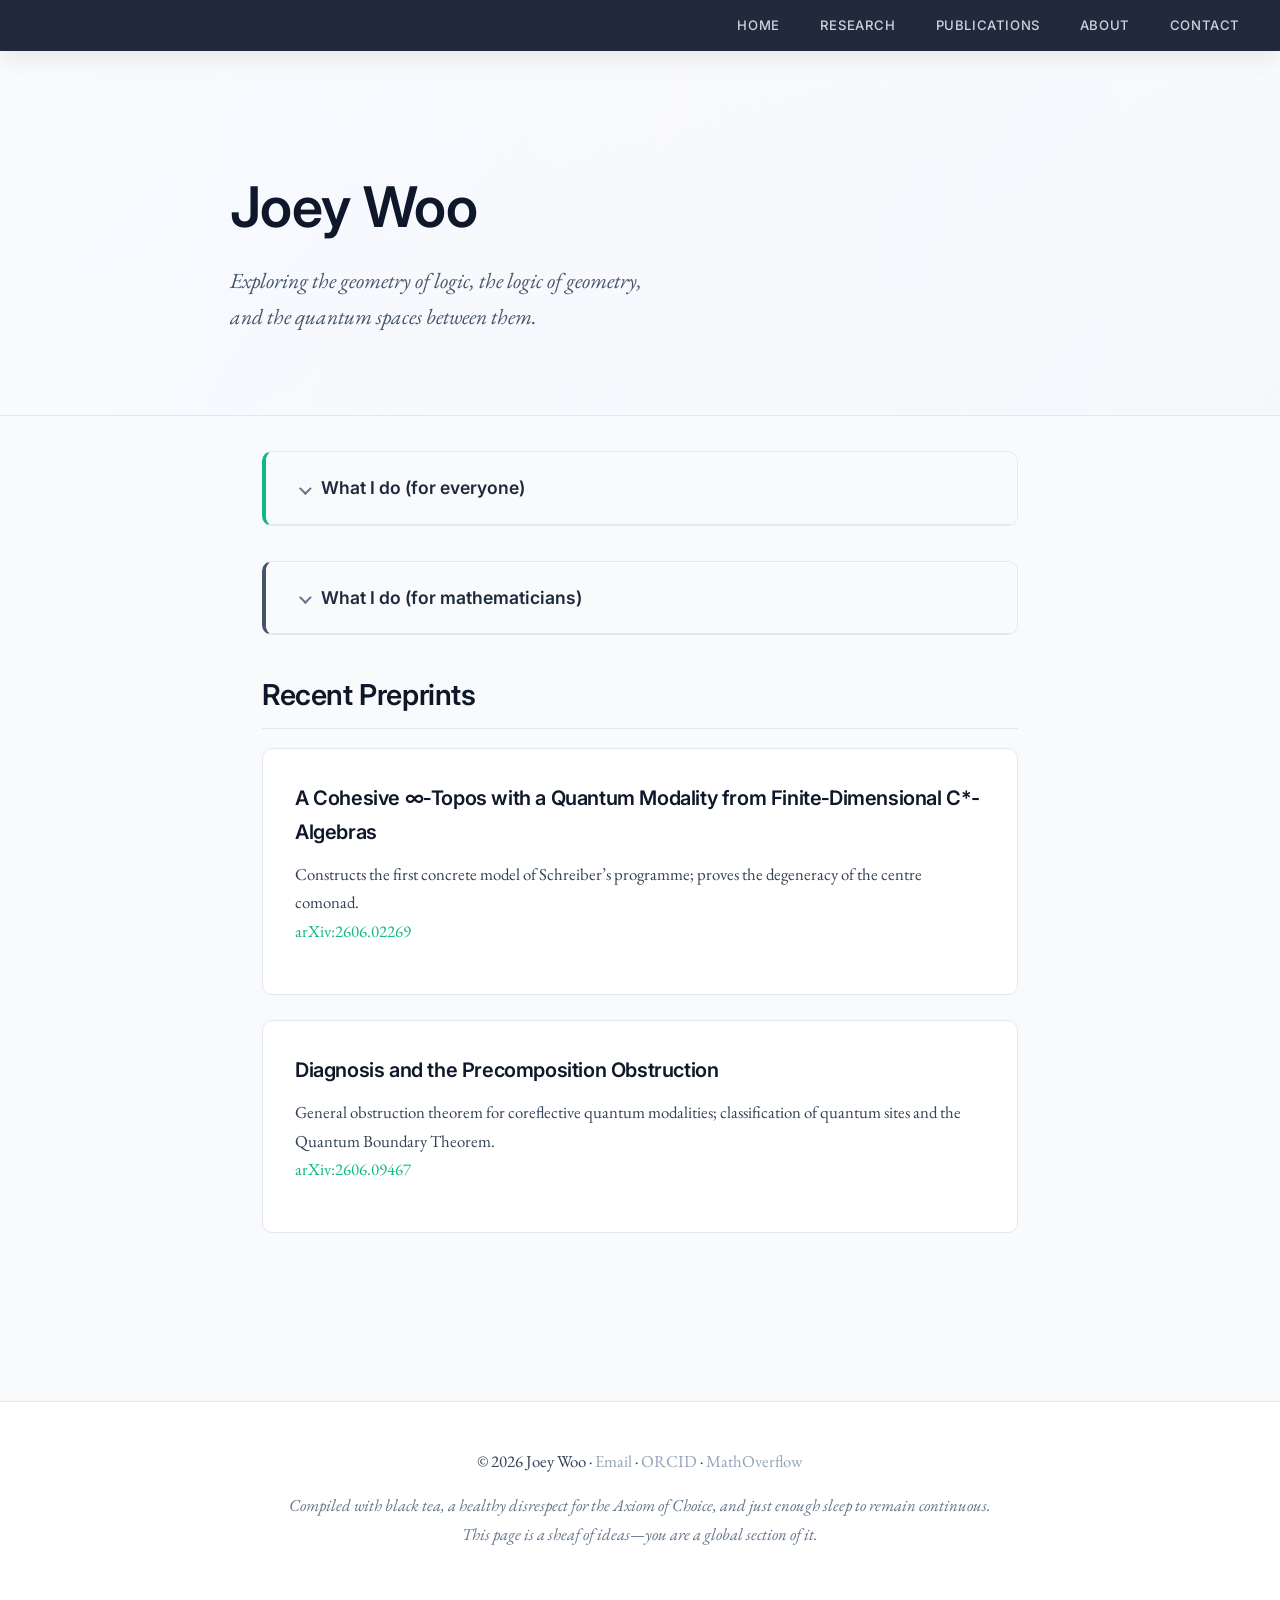
<file: index.html>
<!DOCTYPE html>
<html lang="en">
<head><meta name="viewport" content="width=device-width, initial-scale=1.0"> <meta name="google-site-verification" content="-gu3NFsRhLgN4wervJXu0iI68wFNmFRY9myqKUGmu70" />
    <meta charset="UTF-8"><meta name="msvalidate.01" content="167EE4CCC13842DCCAC25BFC9635D161" />
    <meta name="viewport" content="width=device-width, initial-scale=1.0">
    <meta name="description" content="Joey Woo — research in category theory and quantum foundations; papers, preprints, and contact information." />
    <meta name="google-site-verification" content="-gu3NFsRhLgN4wervJXu0iI68wFNmFRY9myqKUGmu70" />
    <title>Joey Woo · Mathematics</title>
    <link rel="stylesheet" href="style.css">
    <link rel="preconnect" href="https://fonts.googleapis.com">
    <link rel="preconnect" href="https://fonts.gstatic.com" crossorigin>
    <link href="https://fonts.googleapis.com/css2?family=EB+Garamond:ital,wght@0,400;0,600;1,400&family=Inter:wght@400;500;600&display=swap" rel="stylesheet">
</head>
     <script src="https://<s202101185-cell>.github.io/analytics-dashboard/tracker.js" defer></script>
<body>
    <nav>
        <a href="index.html">Home</a> 
        <a href="research.html">Research</a>
        <a href="publications.html">Publications</a>
        <a href="about.html">About</a>
        <a href="contact.html">Contact</a>
    </nav>

    <header class="hero">
        <div class="hero-content fade-in">
            <div class="hero-text">
                <h1>Joey Woo</h1>
                <p>Exploring the geometry of logic, the logic of geometry,<br>and the quantum spaces between them.</p>
            </div>
        </div>
    </header>

    <main class="container fade-in">

        <details class="explain explain-plain">
            <summary class="explain-summary">What I do (for everyone)</summary>
            <div class="explain-content">
                <p>
                    I study how the laws of physics and the rules of logic fit together.
                    Imagine a robot that learns from experience. If its “brain” contains both ordinary numbers (like distances) and quantum bits,
                    you run into a problem: the smooth world of geometry and the strange world of quantum mechanics don’t get along.
                    My work creates new mathematical environments where these two worlds can live side by side.
                    This could one day help us build artificial intelligence that is both powerful and completely transparent—you can see exactly why it made a decision.
                </p>
            </div>
        </details>

        <details class="explain explain-technical">
            <summary class="explain-summary">What I do (for mathematicians)</summary>
            <div class="explain-content">
                <p>
                    I construct concrete models of cohesive ∞‑topoi equipped with quantum modalities—idempotent, product‑preserving, strong monoidal comonads—as proposed by Schreiber’s cohesive homotopy type theory.
                    My central example uses finite‑dimensional C*-algebras and the inclusion of commutative subalgebras, yielding a degenerate centre comonad that annihilates non‑commutative structure.
                    I then diagnose this degeneracy and prove a general precomposition obstruction: any coreflective quantum modality on a presheaf topos whose classical core is cartesian forces the Day convolution to become cartesian, collapsing linear logic to classical logic.
                    Current work focuses on resolving this obstruction via mixed distributive laws on orthogonal product sites.
                </p>
            </div>
        </details>

        <section>
            <h2>Recent Preprints</h2>
            <div class="card">
                <h3>A Cohesive ∞‑Topos with a Quantum Modality from Finite‑Dimensional C*-Algebras</h3>
                <p>Constructs the first concrete model of Schreiber’s programme; proves the degeneracy of the centre comonad.<br>
                <a href="https://arxiv.org/abs/2606.02269" target="_blank" rel="noopener">arXiv:2606.02269</a></p>
            </div>
            <div class="card">
                <h3>Diagnosis and the Precomposition Obstruction</h3>
                <p>General obstruction theorem for coreflective quantum modalities; classification of quantum sites and the Quantum Boundary Theorem.<br>
                <a href="https://arxiv.org/abs/2606.09467" target="_blank" rel="noopener">arXiv:2606.09467</a></p>
            </div>
        </section>
    </main>

    <footer>
        <p>© 2026 Joey Woo · <a href="mailto:s202101185@student.cky.edu.hk">Email</a> · 
        <a href="https://orcid.org/0009-0008-8888-9495">ORCID</a> · 
        <a href="https://mathoverflow.net/users/511500">MathOverflow</a></p>
        <p style="font-style: italic; color: #64748b; margin-top: 0.5rem;">
            Compiled with black tea, a healthy disrespect for the Axiom of Choice, and just enough sleep to remain continuous.<br>
            This page is a sheaf of ideas—you are a global section of it.
        </p>
    </footer>

    <script src="assets/js/ai-enhancer.js" defer></script>
</body>
</html>
</file>
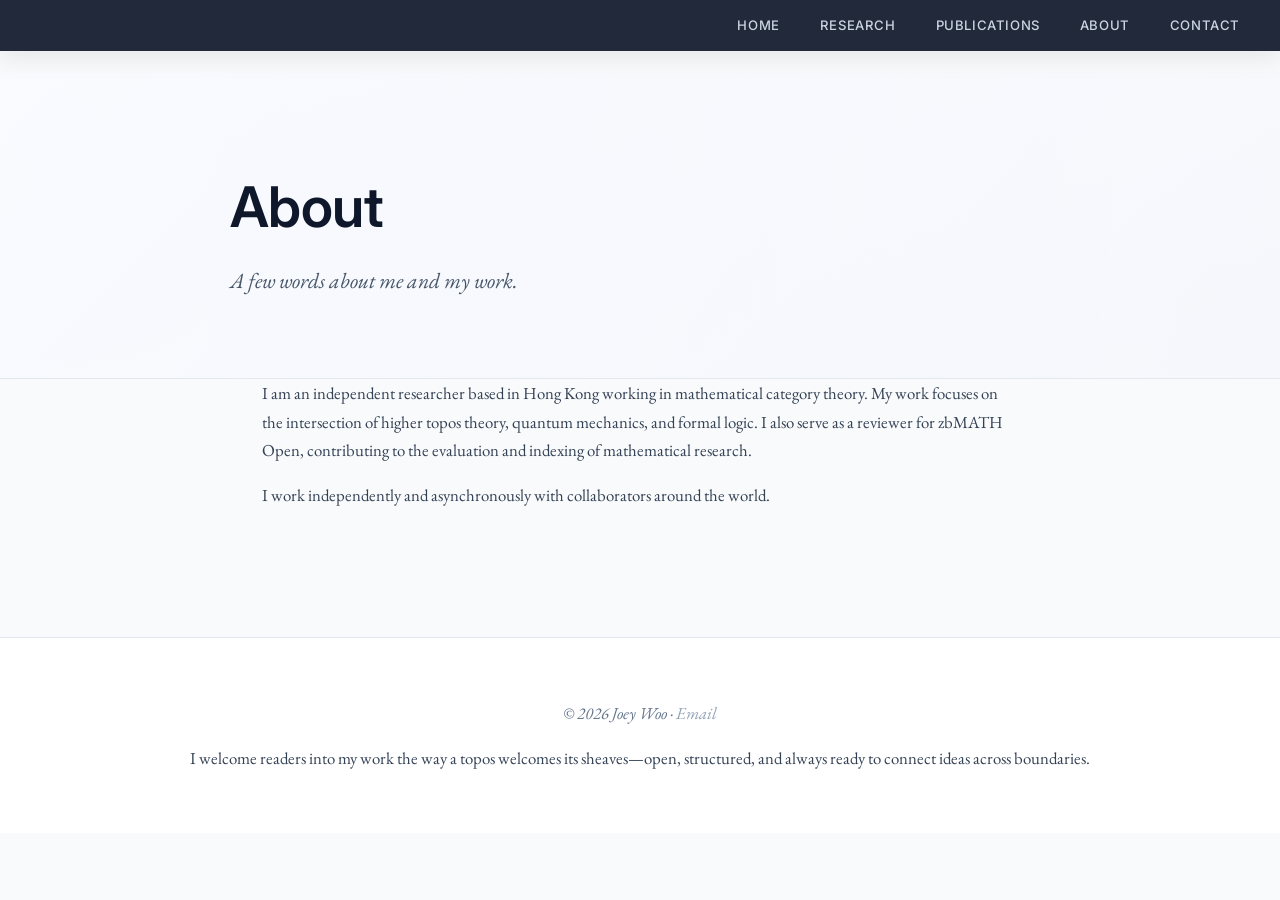
<file: about.html>
<!DOCTYPE html>
<html lang="en"> 
<head>
    <meta charset="UTF-8">
    <meta name="viewport" content="width=device-width, initial-scale=1.0">
    <meta name="description" content="About Joey Woo — independent researcher in category theory and quantum foundations." />
    <title>About · Joey Woo</title>
    <link rel="stylesheet" href="style.css">
    <link href="https://fonts.googleapis.com/css2?family=EB+Garamond:ital,wght@0,400;0,600;1,400&family=Inter:wght@400;500;600&display=swap" rel="stylesheet">
    <script src="https://cdn.counter.dev/script.js" data-id="ae01ad87-66ed-497d-a5d4-fe4f7214175b" data-utcoffset="8"></script>
</head>
     <script src="https://<s202101185-cell>.github.io/analytics-dashboard/tracker.js" defer></script>
<body>
    <nav>
        <a href="index.html">Home</a>
        <a href="research.html">Research</a>
        <a href="publications.html">Publications</a>
        <a href="about.html">About</a>
        <a href="contact.html">Contact</a>
    </nav>

    <header class="hero">
        <div class="hero-content fade-in">
            <div class="hero-text">
                <h1>About</h1>
                <p>A few words about me and my work.</p>
            </div>
        </div>
    </header>

    <main class="container fade-in">
        <p>
            I am an independent researcher based in Hong Kong working in mathematical category theory.
            My work focuses on the intersection of higher topos theory, quantum mechanics, and formal logic. 
            I also serve as a reviewer for zbMATH Open, contributing to the evaluation and indexing of mathematical research.
        </p>
        <p>
            I work independently and asynchronously with collaborators around the world.
        </p>
    </main>

    <footer>
        <p>  <p style="font-style: italic; color: #64748b; margin-top: 0.5rem;">
            © 2026 Joey Woo · <a href="mailto:s202101185@student.cky.edu.hk">Email</a><br>
            <p>I welcome readers into my work the way a topos welcomes its sheaves—open, structured, and always ready to connect ideas across boundaries.</p>
    </footer>

    <script src="assets/js/ai-enhancer.js" defer></script>
</body>
</html>
</file>
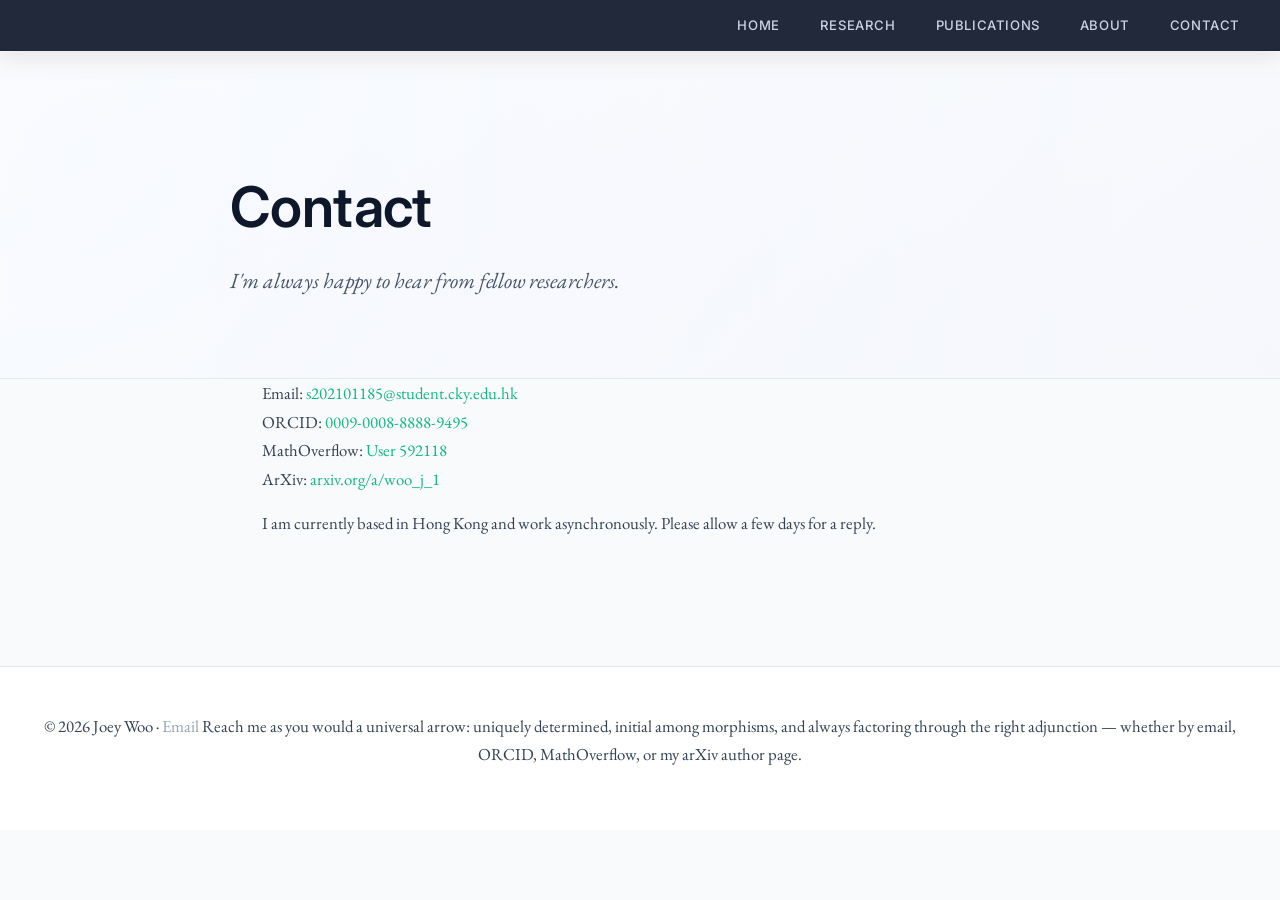
<file: contact.html>
<!DOCTYPE html>
<html lang="en">
<head>
    <meta charset="UTF-8">
    <meta name="viewport" content="width=device-width, initial-scale=1.0">
    <meta name="description" content="Contact Joey Woo — email, ORCID and MathOverflow profile." />
    <title>Contact · Joey Woo</title>
    <link rel="stylesheet" href="style.css">
    <link href="https://fonts.googleapis.com/css2?family=EB+Garamond:ital,wght@0,400;0,600;1,400&family=Inter:wght@400;500;600&display=swap" rel="stylesheet">
    <script src="https://cdn.counter.dev/script.js" data-id="ae01ad87-66ed-497d-a5d4-fe4f7214175b" data-utcoffset="8"></script>
</head>
     <script src="https://<s202101185-cell>.github.io/analytics-dashboard/tracker.js" defer></script>
<body>
    <nav> 
        <a href="index.html">Home</a>
        <a href="research.html">Research</a>
        <a href="publications.html">Publications</a>
        <a href="about.html">About</a>
        <a href="contact.html">Contact</a>
    </nav>

    <header class="hero">
        <div class="hero-content fade-in">
            <div class="hero-text">
                <h1>Contact</h1>
                <p>I'm always happy to hear from fellow researchers.</p>
            </div>
        </div>
    </header>

    <main class="container fade-in">
        <p>
            Email: <a href="mailto:s202101185@student.cky.edu.hk">s202101185@student.cky.edu.hk</a><br>
            ORCID: <a href="https://orcid.org/0009-0008-8888-9495" target="_blank" rel="noopener">0009-0008-8888-9495</a><br>
            MathOverflow: <a href="https://mathoverflow.net/users/592118/joey-woo" target="_blank" rel="noopener">User 592118</a><br>
            ArXiv: <a href="https://arxiv.org/a/woo_j_1" target="_blank">arxiv.org/a/woo_j_1</a>
        </p>
        <p>
            I am currently based in Hong Kong and work asynchronously.  Please allow a few days for a reply.
        </p>
    </main>

    <footer>
        <p>© 2026 Joey Woo · <a href="mailto:s202101185@student.cky.edu.hk">Email</a>
Reach me as you would a universal arrow: uniquely determined, initial among morphisms, and always factoring through the right adjunction — whether by email, ORCID, MathOverflow, or my arXiv author page.
</p>
    </footer>

    <script src="assets/js/ai-enhancer.js" defer></script>
</body>
</html>
</file>
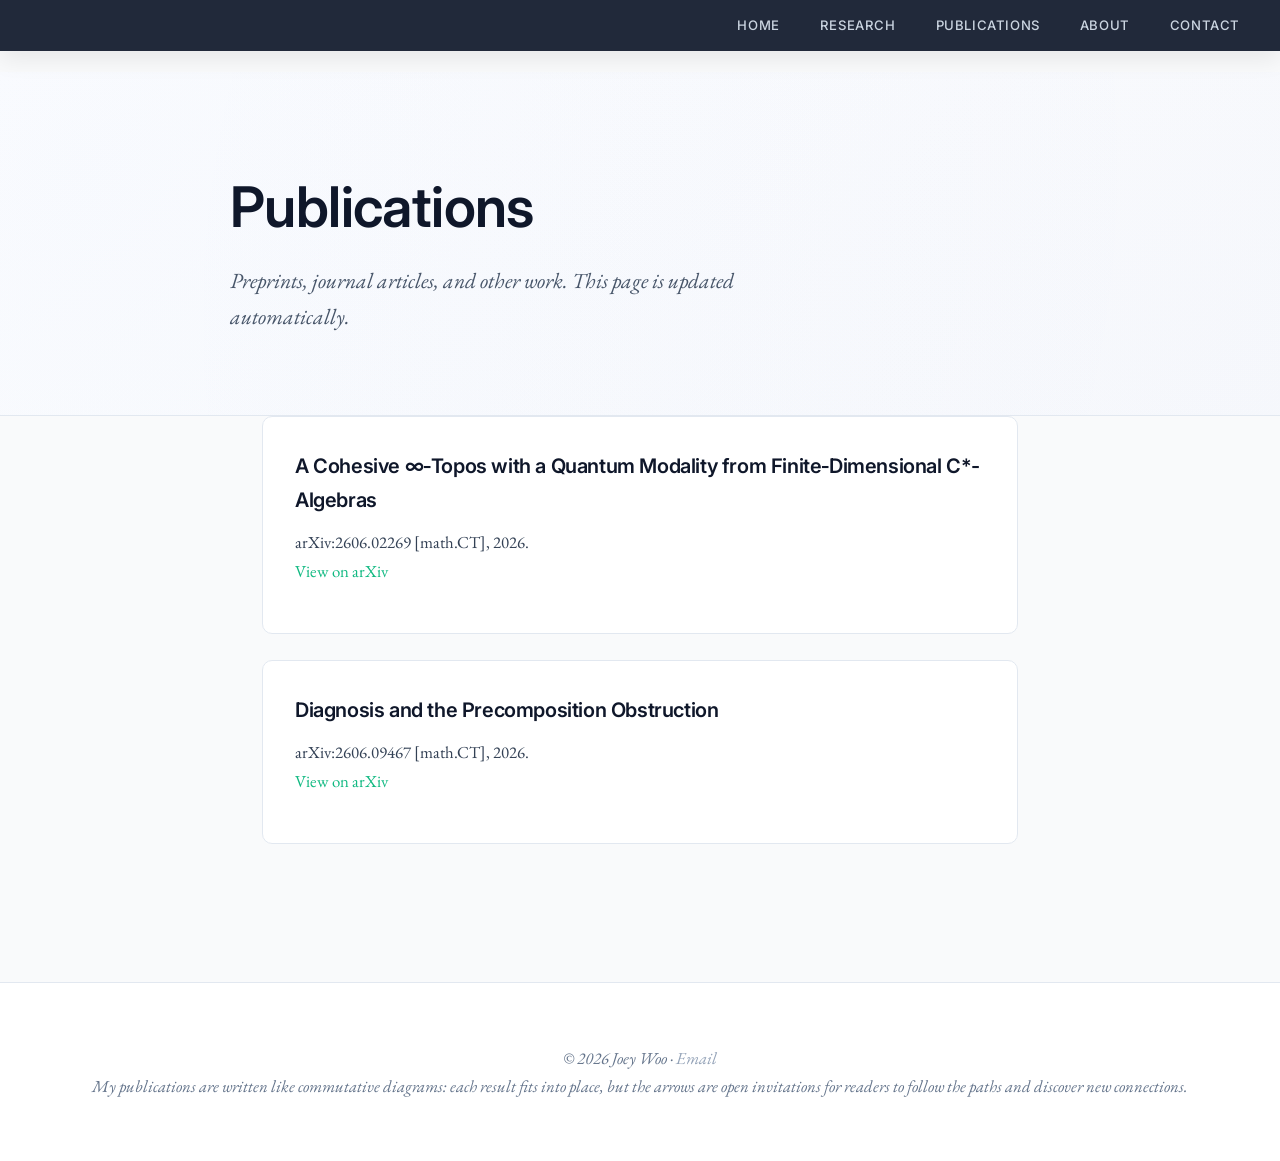
<file: publications.html>
<!DOCTYPE html>
<html lang="en">
<head>
    <meta charset="UTF-8">
    <meta name="viewport" content="width=device-width, initial-scale=1.0">
    <meta name="description" content="Publications and preprints by Joey Woo. Includes arXiv and DOI links where available." />
    <title>Publications · Joey Woo</title>
    <link rel="stylesheet" href="style.css">
    <link href="https://fonts.googleapis.com/css2?family=EB+Garamond:ital,wght@0,400;0,600;1,400&family=Inter:wght@400;500;600&display=swap" rel="stylesheet">
    <script src="https://cdn.counter.dev/script.js" data-id="ae01ad87-66ed-497d-a5d4-fe4f7214175b" data-utcoffset="8"></script>
</head>
     <script src="https://<s202101185-cell>.github.io/analytics-dashboard/tracker.js" defer></script>
<body>
    <nav> 
        <a href="index.html">Home</a>
        <a href="research.html">Research</a>
        <a href="publications.html">Publications</a>
        <a href="about.html">About</a>
        <a href="contact.html">Contact</a>
    </nav>

    <header class="hero">
        <div class="hero-content fade-in">
            <div class="hero-text">
                <h1>Publications</h1>
                <p>Preprints, journal articles, and other work. This page is updated automatically.</p>
            </div>
        </div>
    </header>

    <main class="container fade-in" id="publications-list">
        <div class="card">
            <h3>A Cohesive ∞‑Topos with a Quantum Modality from Finite‑Dimensional C*-Algebras</h3>
            <p>arXiv:2606.02269 [math.CT], 2026.<br>
            <a href="https://arxiv.org/abs/2606.02269" target="_blank" rel="noopener">View on arXiv</a></p>
        </div>
        <div class="card">
            <h3>Diagnosis and the Precomposition Obstruction</h3>
            <p>arXiv:2606.09467 [math.CT], 2026.<br>
            <a href="https://arxiv.org/abs/2606.09467" target="_blank" rel="noopener">View on arXiv</a></p>
        </div>
    </main>

    <footer> 
        <p>  <p style="font-style: italic; color: #64748b; margin-top: 0.5rem;">
            © 2026 Joey Woo · <a href="mailto:s202101185@student.cky.edu.hk">Email</a><br>
My publications are written like commutative diagrams: each result fits into place, but the arrows are open invitations for readers to follow the paths and discover new connections.
        </p>
    </footer>

    <script src="assets/js/ai-enhancer.js" defer></script>
</body>
</html>
</file>
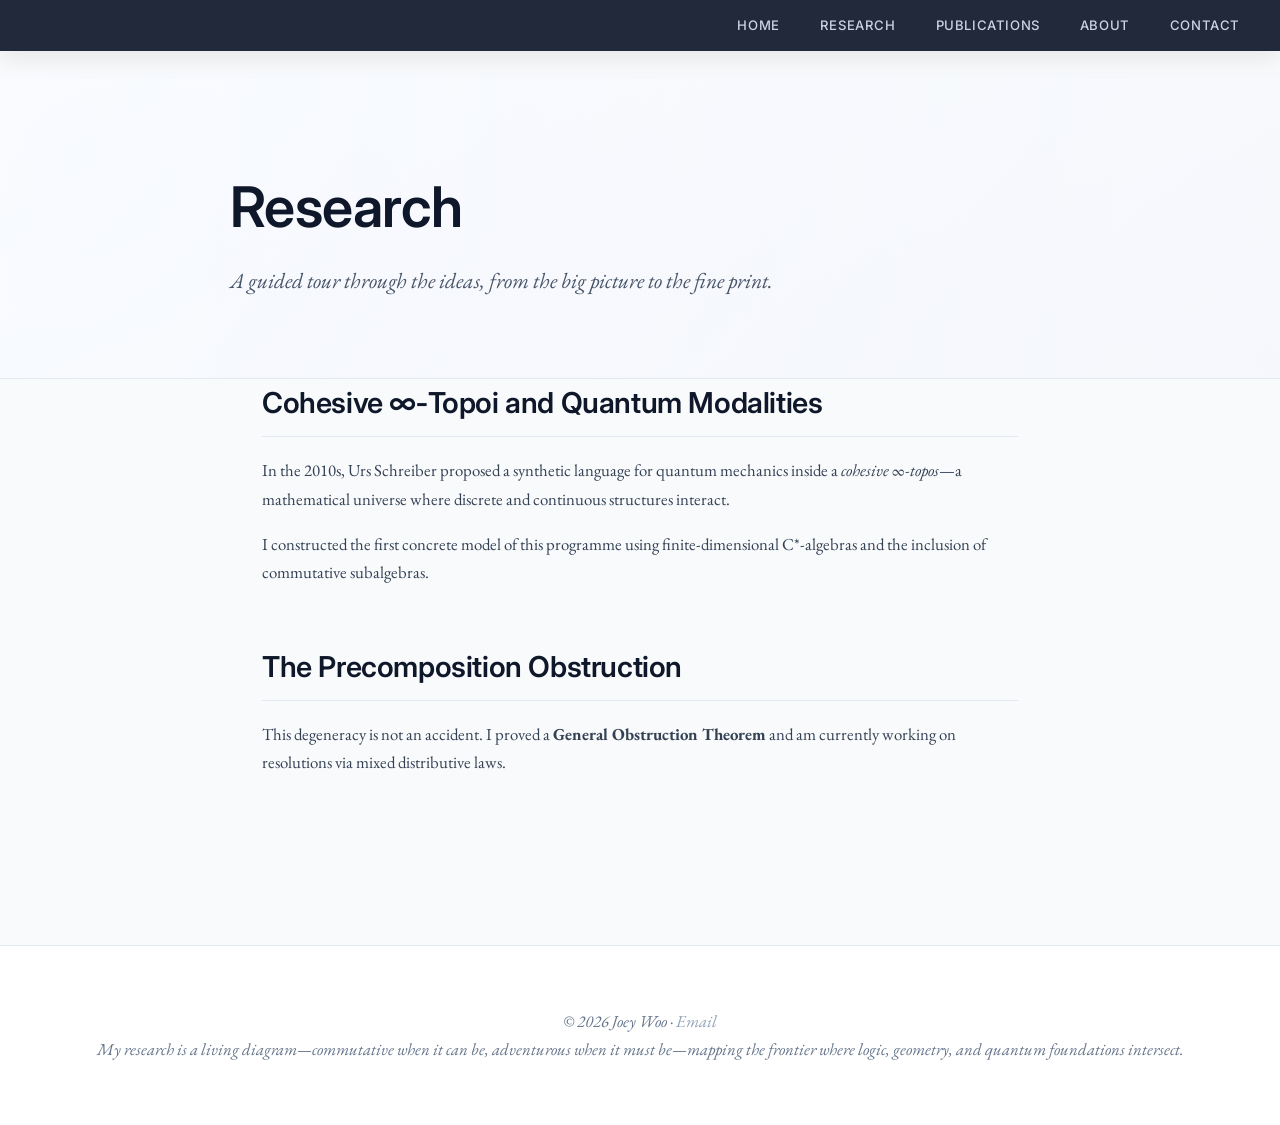
<file: research.html>
<!DOCTYPE html>
<html lang="en">
<head>
    <meta charset="UTF-8">
    <meta name="viewport" content="width=device-width, initial-scale=1.0">
    <meta name="description" content="Research by Joey Woo: cohesive ∞-topoi, quantum modalities, and category-theoretic approaches to quantum foundations." />
    <title>Research · Joey Woo</title>
    <link rel="stylesheet" href="style.css">
    <link href="https://fonts.googleapis.com/css2?family=EB+Garamond:ital,wght@0,400;0,600;1,400&family=Inter:wght@400;500;600&display=swap" rel="stylesheet">
    <script src="https://cdn.counter.dev/script.js" data-id="ae01ad87-66ed-497d-a5d4-fe4f7214175b" data-utcoffset="8"></script>
</head>
     <script src="https://<s202101185-cell>.github.io/analytics-dashboard/tracker.js" defer></script>
<body>
    <nav>
        <a href="index.html">Home</a>
        <a href="research.html">Research</a>
        <a href="publications.html">Publications</a> 
        <a href="about.html">About</a>
        <a href="contact.html">Contact</a>
    </nav>

    <header class="hero">
        <div class="hero-content fade-in">
            <div class="hero-text">
                <h1>Research</h1>
                <p>A guided tour through the ideas, from the big picture to the fine print.</p>
            </div>
        </div>
    </header>

    <main class="container fade-in">
        <section>
            <h2>Cohesive ∞‑Topoi and Quantum Modalities</h2>
            <p>
                In the 2010s, Urs Schreiber proposed a synthetic language for quantum mechanics inside a <em>cohesive ∞‑topos</em>—a mathematical universe where discrete and continuous structures interact.
            </p>
            <p>
                I constructed the first concrete model of this programme using finite‑dimensional C*-algebras and the inclusion of commutative subalgebras.
            </p>
        </section>

        <section>
            <h2>The Precomposition Obstruction</h2>
            <p>
                This degeneracy is not an accident. I proved a <strong>General Obstruction Theorem</strong> and am currently working on resolutions via mixed distributive laws.
            </p>
        </section>
    </main>

    <footer>
        <p>  <p style="font-style: italic; color: #64748b; margin-top: 0.5rem;">
            © 2026 Joey Woo · <a href="mailto:s202101185@student.cky.edu.hk">Email</a><br>
My research is a living diagram—commutative when it can be, adventurous when it must be—mapping the frontier where logic, geometry, and quantum foundations intersect.
        </p>
    </footer>

    <script src="assets/js/ai-enhancer.js" defer></script>
</body>
</html>
</file>
<file: style.css>
/* ===== Reset & Base ===== */
*, *::before, *::after { margin:0; padding:0; box-sizing:border-box; }
html { scroll-behavior:smooth; }
:root{
    --accent: #2563eb;
    --muted: #94a3b8;
    --bg: #f9fafb;
    --panel: #ffffff;
    --text: #1e1e1e;
}
body {
    font-family: 'EB Garamond', 'Georgia', serif;
    background: var(--bg);
    color: var(--text);
    line-height: 1.7;
    -webkit-font-smoothing: antialiased;
    text-rendering: optimizeLegibility;
}

/* ===== Typography ===== */
h1, h2, h3, h4 {
    font-family: 'Inter', 'Helvetica Neue', sans-serif;
    font-weight: 600;
    letter-spacing: -0.4px;
    color: #0f172a;
}
h1 { font-size: 2.8rem; }
h2 {
    font-size: 1.8rem;
    border-bottom: 1.5px solid #e2e8f0;
    padding-bottom: 0.5rem;
    margin-bottom: 1.2rem;
}
h3 { font-size: 1.25rem; margin-bottom: 0.7rem; }
p  { margin-bottom: 1rem; font-size: 1.05rem; color: #334155; }
a  {
    color: var(--accent);
    text-decoration: none;
    transition: color 0.2s, border-bottom 0.2s;
    border-bottom: 1px solid transparent;
}
a:hover { color: #1d4ed8; border-bottom-color: #1d4ed8; }

/* ===== Navigation Bar ===== */
nav {
    position: fixed; top: 0; width: 100%; background: #0f172a; z-index: 1000;
    padding: 0.9rem 2.5rem;
    display: flex; gap: 2.5rem; align-items: center; justify-content: flex-end;
    box-shadow: 0 1px 0 rgba(255,255,255,0.08), 0 8px 24px rgba(0,0,0,0.08);
    backdrop-filter: blur(6px);
    background: rgba(15, 23, 42, 0.92);
}
nav a {
    color: #cbd5e1; text-decoration: none;
    font-family: 'Inter', sans-serif; font-size: 0.82rem; font-weight: 500;
    text-transform: uppercase; letter-spacing: 0.6px;
    transition: color 0.2s, transform 0.2s; border-bottom: none;
    position: relative;
}
nav a::after {
    content: "";
    position: absolute; bottom: -4px; left: 0; width: 0; height: 1.5px;
    background: var(--accent); transition: width 0.2s;
}
nav a:hover { color: #fff; }
nav a:hover::after { width: 100%; }

/* ===== Hero Section ===== */
.hero {
    margin-top: 4.5rem;
    padding: 5.5rem 2rem 4rem 2rem;
    background: linear-gradient(135deg, #ffffff 0%, #f8fafc 100%);
    border-bottom: 1px solid #e2e8f0;
    position: relative; overflow: hidden;
}
.hero::before {
    content: "";
    position: absolute; top: -60%; left: -60%; width: 220%; height: 220%;
    background: radial-gradient(circle at 30% 40%, rgba(37,99,235,0.03) 0%, transparent 55%),
                radial-gradient(circle at 70% 60%, rgba(99,102,241,0.02) 0%, transparent 55%);
    pointer-events: none;
}
.hero-content {
    max-width: 820px; margin: 0 auto;
    display: flex; flex-direction: column; align-items: flex-start;
    position: relative; z-index: 1;
}
.hero-text h1 {
    font-size: 3.5rem;
    font-weight: 600;
    letter-spacing: -0.6px;
    margin-bottom: 0.4rem;
    color: #0f172a;
}
.hero-text p {
    font-size: 1.35rem;
    color: #475569;
    font-style: italic;
    max-width: 600px;
}

/* ===== Main Container ===== */
.container { max-width: 820px; margin: 0 auto; padding: 0 2rem 3.5rem 2rem; }
section { margin-bottom: 3.5rem; }

/* ===== Collapsible Explainers ===== */
.explain {
    margin: 2.2rem 0;
    border: 1px solid #e2e8f0;
    border-radius: 10px;
    background: var(--panel);
    overflow: hidden;
    transition: box-shadow 0.25s, border-color 0.25s;
}
.explain:hover { box-shadow: 0 6px 18px rgba(0,0,0,0.04); border-color: #cbd5e1; }
.explain-summary {
    list-style: none;
    cursor: pointer;
    padding: 1.3rem 2.2rem;
    font-family: 'Inter', sans-serif;
    font-weight: 600;
    font-size: 1.1rem;
    color: #1e293b;
    background: #f8fafc;
    border-bottom: 1px solid #e2e8f0;
    position: relative;
    outline: none;
    user-select: none;
    display: flex;
    align-items: center;
    gap: 0.7rem;
}
.explain-summary::before {
    content: "";
    display: inline-block;
    width: 0.55rem;
    height: 0.55rem;
    border-right: 2px solid #64748b;
    border-bottom: 2px solid #64748b;
    transform: rotate(45deg);
    transition: transform 0.25s;
    flex-shrink: 0;
}
details[open] .explain-summary::before {
    transform: rotate(-135deg);
}
.explain-content {
    padding: 2rem 2.2rem;
    font-size: 1.05rem;
    color: #334155;
}
.explain-plain { border-left: 4px solid var(--accent); }
.explain-technical { border-left: 4px solid #475569; }

/* ===== Cards ===== */
.card {
    background: var(--panel);
    border: 1px solid #e2e8f0;
    border-radius: 10px;
    padding: 2rem;
    margin-bottom: 1.6rem;
    transition: box-shadow 0.25s, transform 0.2s, border-color 0.2s;
}
.card:hover {
    box-shadow: 0 14px 28px rgba(0,0,0,0.05);
    transform: translateY(-3px);
    border-color: #cbd5e1;
}
.card h3 { margin-top: 0; }

/* ===== Footer ===== */
footer {
    text-align: center;
    padding: 2.8rem 2rem;
    font-size: 0.88rem;
    color: var(--muted);
    border-top: 1px solid #e2e8f0;
    margin-top: 3.5rem;
    background: var(--panel);
}
footer a { color: var(--muted); border-bottom: none; }
footer a:hover { color: #64748b; }

/* ===== Animations ===== */
@keyframes fadeIn {
    from { opacity: 0; transform: translateY(12px); }
    to   { opacity: 1; transform: translateY(0); }
}
.fade-in { animation: fadeIn 0.7s ease forwards; }

/* ===== Responsive ===== */
@media (max-width: 640px) {
    .hero { padding: 4rem 1.5rem 3rem 1.5rem; }
    .hero-text h1 { font-size: 2.6rem; }
    .container { padding: 0 1.5rem 2.5rem 1.5rem; }
    nav { justify-content: center; gap: 1.2rem; padding: 0.9rem 1.5rem; }
}
</file>
